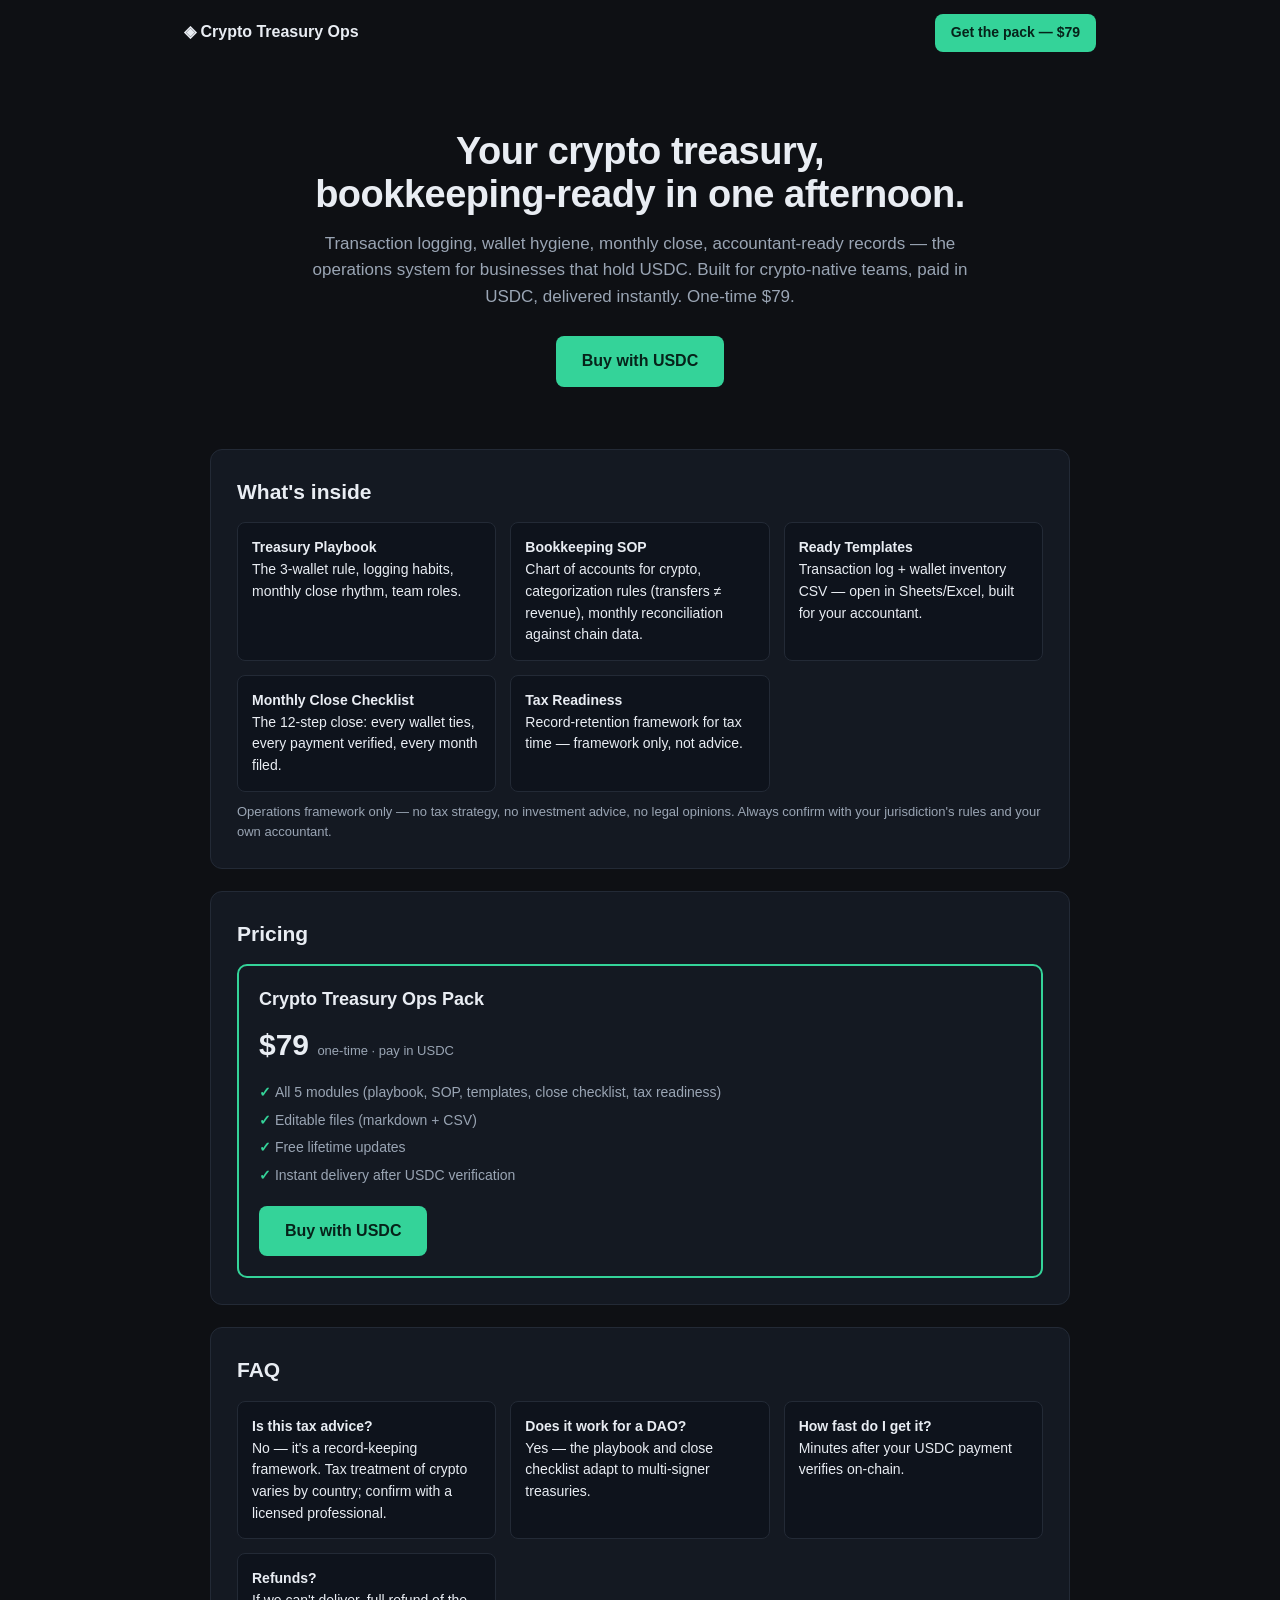
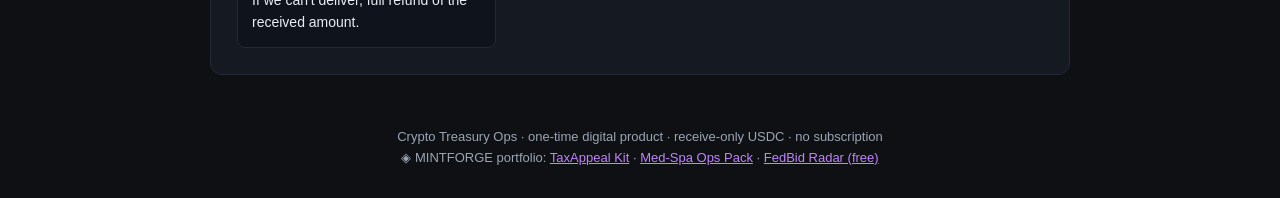
<file: index.html>
<!DOCTYPE html>
<html lang="en">
<head>
<meta charset="UTF-8">
<meta property="og:title" content="Crypto Treasury Ops — Treasury & Bookkeeping SOP Pack">
<meta property="og:type" content="website">
<meta property="og:description" content="Pay by USDC (ERC-20) to a receive-only address. Instant delivery after on-chain verification.">
<meta name="viewport" content="width=device-width, initial-scale=1.0">
<title>Crypto Treasury Ops — Bookkeeping & Treasury SOP Pack (USDC-native)</title>
<meta name="description" content="The record-keeping and treasury operations framework for crypto businesses, DAOs and founders holding USDC: playbook, bookkeeping SOP, templates, monthly close, tax readiness. $79 one-time, pay in USDC.">
<link rel="stylesheet" href="style.css">
</head>
<body>
<header class="nav">
  <span class="brand">◈ Crypto Treasury Ops</span>
  <a class="cta small" href="#pricing">Get the pack — $79</a>
</header>

<section class="hero">
  <h1>Your crypto treasury,<br>bookkeeping-ready in one afternoon.</h1>
  <p class="sub">Transaction logging, wallet hygiene, monthly close, accountant-ready records — the operations system for businesses that hold USDC. Built for crypto-native teams, paid in USDC, delivered instantly. One-time $79.</p>
  <div class="hero-cta"><a class="cta" href="#pricing">Buy with USDC</a></div>
</section>

<section class="panel">
  <h2>What's inside</h2>
  <div class="grid">
    <div><b>Treasury Playbook</b><br>The 3-wallet rule, logging habits, monthly close rhythm, team roles.</div>
    <div><b>Bookkeeping SOP</b><br>Chart of accounts for crypto, categorization rules (transfers ≠ revenue), monthly reconciliation against chain data.</div>
    <div><b>Ready Templates</b><br>Transaction log + wallet inventory CSV — open in Sheets/Excel, built for your accountant.</div>
    <div><b>Monthly Close Checklist</b><br>The 12-step close: every wallet ties, every payment verified, every month filed.</div>
    <div><b>Tax Readiness</b><br>Record-retention framework for tax time — framework only, not advice.</div>
  </div>
  <p class="note">Operations framework only — no tax strategy, no investment advice, no legal opinions. Always confirm with your jurisdiction's rules and your own accountant.</p>
</section>

<section class="panel" id="pricing">
  <h2>Pricing</h2>
  <div class="tier featured">
    <h3>Crypto Treasury Ops Pack</h3>
    <div class="price">$79 <small>one-time · pay in USDC</small></div>
    <ul>
      <li>All 5 modules (playbook, SOP, templates, close checklist, tax readiness)</li>
      <li>Editable files (markdown + CSV)</li>
      <li>Free lifetime updates</li>
      <li>Instant delivery after USDC verification</li>
    </ul>
    <a class="cta" href="checkout.html">Buy with USDC</a>
  </div>
</section>

<section class="panel">
  <h2>FAQ</h2>
  <div class="grid">
    <div><b>Is this tax advice?</b><br>No — it's a record-keeping framework. Tax treatment of crypto varies by country; confirm with a licensed professional.</div>
    <div><b>Does it work for a DAO?</b><br>Yes — the playbook and close checklist adapt to multi-signer treasuries.</div>
    <div><b>How fast do I get it?</b><br>Minutes after your USDC payment verifies on-chain.</div>
    <div><b>Refunds?</b><br>If we can't deliver, full refund of the received amount.</div>
  </div>
</section>

<footer>
  <p class="fine">Crypto Treasury Ops · one-time digital product · receive-only USDC · no subscription</p>
  <p class="fine">◈ MINTFORGE portfolio: <a href="https://akakk2211.github.io/mintforge-taxappeal-kit/">TaxAppeal Kit</a> · <a href="https://akakk2211.github.io/mintforge-medspa-ops/">Med-Spa Ops Pack</a> · <a href="https://akakk2211.github.io/mintforge-fedbid-radar/">FedBid Radar (free)</a></p>
</footer>
</body>
</html>
</file>
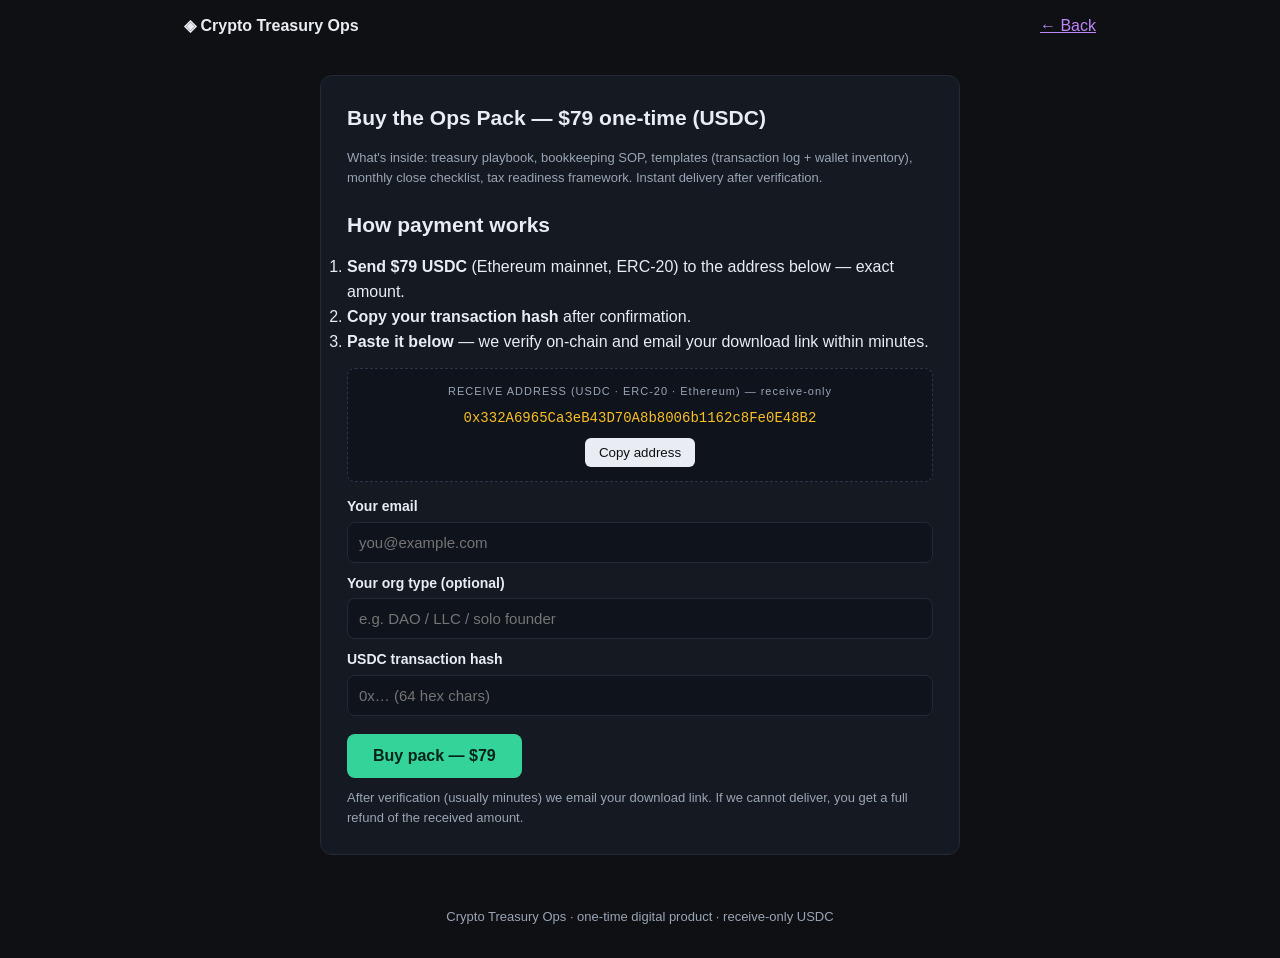
<file: checkout.html>
<!DOCTYPE html>
<html lang="en">
<head>
<meta charset="UTF-8">
<meta name="viewport" content="width=device-width, initial-scale=1.0">
<title>Buy the Crypto Treasury Ops Pack — $79 USDC</title>
<meta name="description" content="Buy the Crypto Treasury & Bookkeeping SOP Pack for $79 one-time, paid in USDC. Instant delivery after on-chain verification.">
<link rel="stylesheet" href="style.css">
</head>
<body>
<header class="nav"><span class="brand">◈ Crypto Treasury Ops</span><a href="index.html">← Back</a></header>

<section class="panel" style="max-width:640px">
  <h2>Buy the Ops Pack — $79 one-time (USDC)</h2>
  <p class="note">What's inside: treasury playbook, bookkeeping SOP, templates (transaction log + wallet inventory), monthly close checklist, tax readiness framework. Instant delivery after verification.</p>

  <h2 style="margin-top:20px">How payment works</h2>
  <ol>
    <li><b>Send $79 USDC</b> (Ethereum mainnet, ERC-20) to the address below — exact amount.</li>
    <li><b>Copy your transaction hash</b> after confirmation.</li>
    <li><b>Paste it below</b> — we verify on-chain and email your download link within minutes.</li>
  </ol>
  <div class="addrbox" style="background:#0e131c;border:1px dashed #2c3545;border-radius:8px;padding:14px;text-align:center;margin:14px 0">
    <div style="font-size:11px;letter-spacing:1px;color:#9aa5b4">RECEIVE ADDRESS (USDC · ERC-20 · Ethereum) — receive-only</div>
    <code id="addr" style="display:block;font-size:14px;word-break:break-all;margin:8px 0;color:#fbbf24">0x332A6965Ca3eB43D70A8b8006b1162c8Fe0E48B2</code>
    <button id="copyBtn" style="background:#e9edf3;color:#0e1014;border:none;padding:7px 14px;border-radius:6px;cursor:pointer">Copy address</button>
  </div>

  <form id="orderForm">
    <label style="display:block;margin:10px 0 4px;font-weight:600;font-size:14px">Your email <input type="email" id="fEmail" required placeholder="you@example.com" style="width:100%;padding:11px;border:1px solid #232a36;border-radius:8px;font-size:15px;margin-top:4px;background:#0e131c;color:#e9edf3"></label>
    <label style="display:block;margin:10px 0 4px;font-weight:600;font-size:14px">Your org type (optional) <input type="text" id="fOrg" placeholder="e.g. DAO / LLC / solo founder" style="width:100%;padding:11px;border:1px solid #232a36;border-radius:8px;font-size:15px;margin-top:4px;background:#0e131c;color:#e9edf3"></label>
    <label style="display:block;margin:10px 0 4px;font-weight:600;font-size:14px">USDC transaction hash <input type="text" id="fTx" required pattern="0x[0-9a-fA-F]{64}" placeholder="0x… (64 hex chars)" style="width:100%;padding:11px;border:1px solid #232a36;border-radius:8px;font-size:15px;margin-top:4px;background:#0e131c;color:#e9edf3"></label>
    <button type="submit" class="cta" style="margin-top:14px">Buy pack — $79</button>
    <p class="note">After verification (usually minutes) we email your download link. If we cannot deliver, you get a full refund of the received amount.</p>
  </form>
  <div id="orderResult"></div>
</section>

<footer><p class="fine">Crypto Treasury Ops · one-time digital product · receive-only USDC</p></footer>
<script>
const ADDR = '0x332A6965Ca3eB43D70A8b8006b1162c8Fe0E48B2';
// Fulfillment contact — set once the operator provides a real inbox (HUMAN ACTION HA-007)
const FULFILLMENT_EMAIL = 'fulfillment@example.com';
document.getElementById('addr').textContent = ADDR;
document.getElementById('copyBtn').addEventListener('click', () => {
  navigator.clipboard.writeText(ADDR).then(() => { document.getElementById('copyBtn').textContent = 'Copied ✓'; setTimeout(() => document.getElementById('copyBtn').textContent = 'Copy address', 1500); });
});
document.getElementById('orderForm').addEventListener('submit', (ev) => {
  ev.preventDefault();
  const email = document.getElementById('fEmail').value.trim();
  const org = document.getElementById('fOrg').value.trim();
  const tx = document.getElementById('fTx').value.trim();
  if (!/^0x[0-9a-fA-F]{64}$/.test(tx)) { document.getElementById('orderResult').innerHTML = '<span style="color:#f87171">Transaction hash must be 0x + 64 hex chars.</span>'; return; }
  try {
    const k = 'cto_orders'; const arr = JSON.parse(localStorage.getItem(k) || '[]');
    arr.push({ product: 'Crypto Treasury Ops Pack', priceUsd: 79, email, org, tx, ts: new Date().toISOString() });
    localStorage.setItem(k, JSON.stringify(arr));
  } catch (e) {}
  const body = encodeURIComponent(`CRYPTO TREASURY OPS order\nEmail: ${email}\nOrg: ${org}\nTx: ${tx}\n\nVerify on-chain, email download link.`);
  document.getElementById('orderResult').innerHTML = `<span style="color:#34d399;font-weight:700">Order recorded ✓</span><br>
    <a href="mailto:${FULFILLMENT_EMAIL}?subject=${encodeURIComponent('Crypto Treasury Ops order ' + tx)}&body=${body}">Send the order + tx hash to the fulfillment contact </a><br>
    <small>We verify ${tx.slice(0, 10)}… on-chain and deliver to ${email}.</small>`;
});
</script>
</body>
</html>
</file>
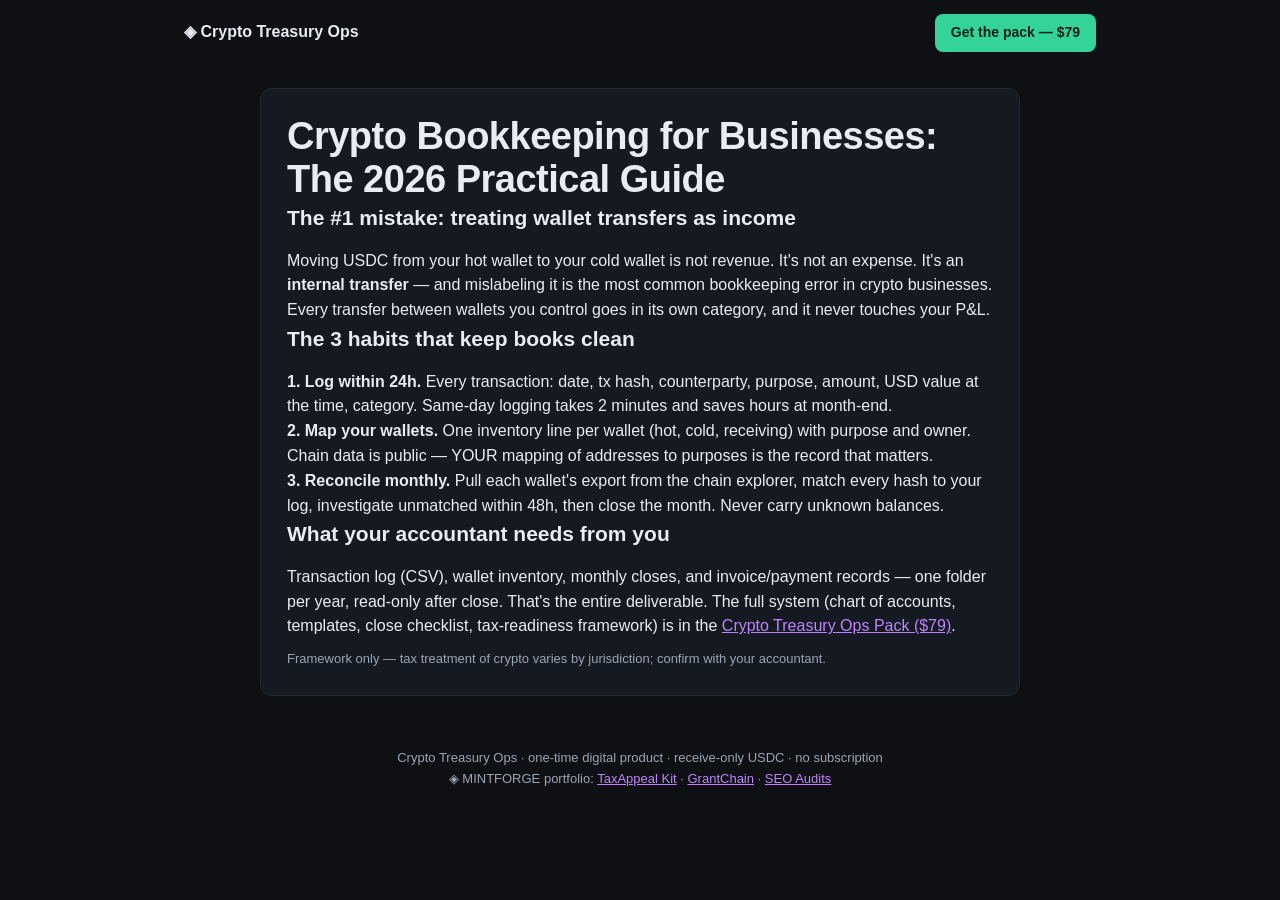
<file: guides/crypto-bookkeeping-for-businesses.html>
<!DOCTYPE html>
<html lang="en">
<head>
<meta charset="UTF-8">
<meta name="viewport" content="width=device-width, initial-scale=1.0">
<title>Crypto Bookkeeping for Businesses: The 2026 Practical Guide</title>
<meta name="description" content="How crypto businesses keep clean books: transaction logging within 24h, wallet mapping, internal transfers ≠ revenue, monthly reconciliation, accountant-ready records.">
<link rel="stylesheet" href="../style.css">
</head>
<body>
<header class="nav"><span class="brand">◈ Crypto Treasury Ops</span><a class="cta small" href="../checkout.html">Get the pack — $79</a></header>
<section class="panel" style="max-width:760px">
<h1>Crypto Bookkeeping for Businesses: The 2026 Practical Guide</h1>

<h2>The #1 mistake: treating wallet transfers as income</h2>
<p>Moving USDC from your hot wallet to your cold wallet is not revenue. It's not an expense. It's an <b>internal transfer</b> — and mislabeling it is the most common bookkeeping error in crypto businesses. Every transfer between wallets you control goes in its own category, and it never touches your P&amp;L.</p>
<h2>The 3 habits that keep books clean</h2>
<p><b>1. Log within 24h.</b> Every transaction: date, tx hash, counterparty, purpose, amount, USD value at the time, category. Same-day logging takes 2 minutes and saves hours at month-end.</p>
<p><b>2. Map your wallets.</b> One inventory line per wallet (hot, cold, receiving) with purpose and owner. Chain data is public — YOUR mapping of addresses to purposes is the record that matters.</p>
<p><b>3. Reconcile monthly.</b> Pull each wallet's export from the chain explorer, match every hash to your log, investigate unmatched within 48h, then close the month. Never carry unknown balances.</p>
<h2>What your accountant needs from you</h2>
<p>Transaction log (CSV), wallet inventory, monthly closes, and invoice/payment records — one folder per year, read-only after close. That's the entire deliverable. The full system (chart of accounts, templates, close checklist, tax-readiness framework) is in the <a href="../checkout.html">Crypto Treasury Ops Pack ($79)</a>.</p>
<p class="note">Framework only — tax treatment of crypto varies by jurisdiction; confirm with your accountant.</p>
</section>
<footer>
  <p class="fine">Crypto Treasury Ops · one-time digital product · receive-only USDC · no subscription</p>
  <p class="fine">◈ MINTFORGE portfolio: <a href="https://akakk2211.github.io/mintforge-taxappeal-kit/">TaxAppeal Kit</a> · <a href="https://akakk2211.github.io/mintforge-grantchain/">GrantChain</a> · <a href="https://akakk2211.github.io/mintforge-seo-audits/">SEO Audits</a></p>
</footer>
</body>
</html>
</file>
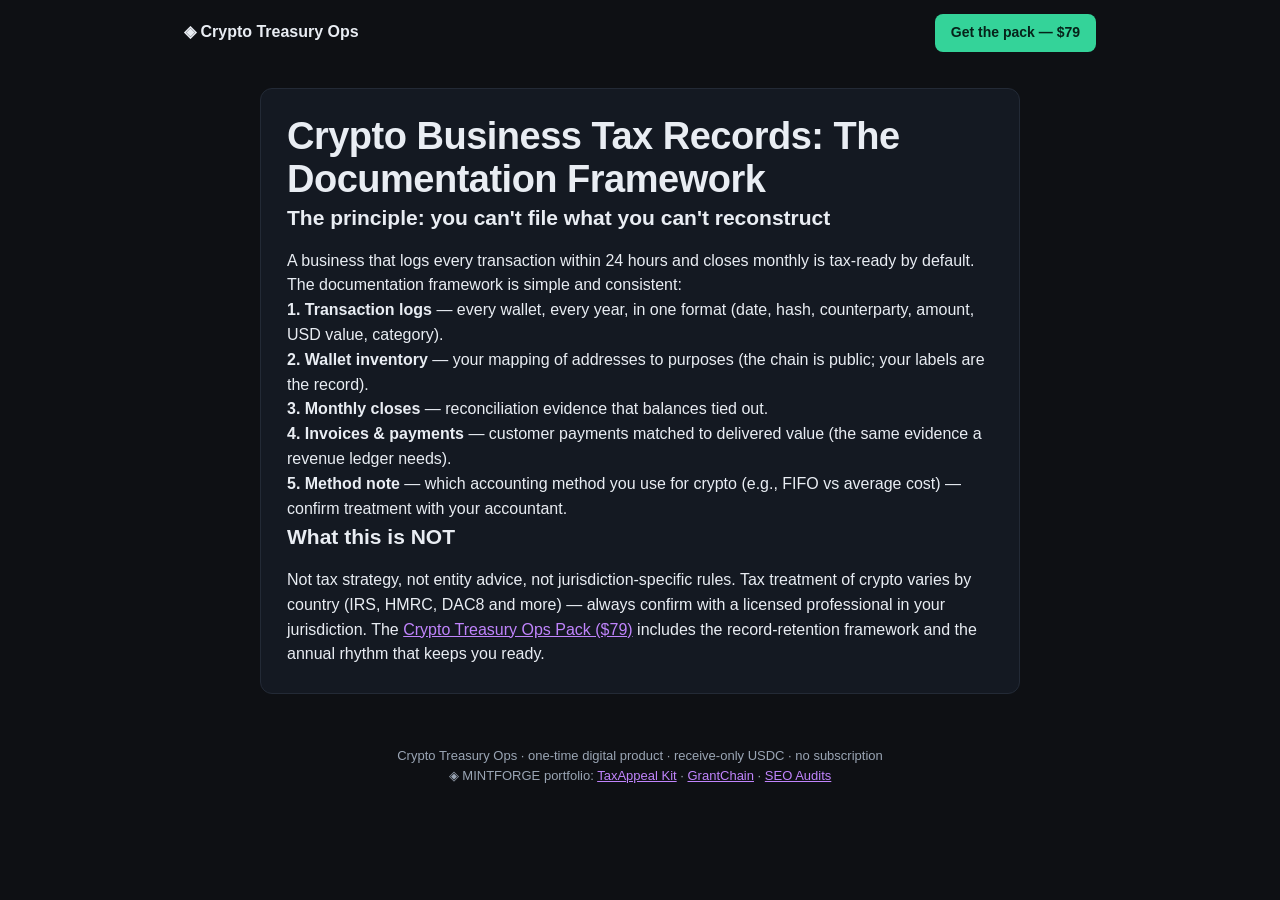
<file: guides/crypto-business-tax-records.html>
<!DOCTYPE html>
<html lang="en">
<head>
<meta charset="UTF-8">
<meta name="viewport" content="width=device-width, initial-scale=1.0">
<title>Crypto Business Tax Records: The Documentation Framework</title>
<meta name="description" content="What records a crypto business should keep for tax time: transaction logs, wallet mapping, monthly closes, accounting-method notes. Framework only — not tax advice.">
<link rel="stylesheet" href="../style.css">
</head>
<body>
<header class="nav"><span class="brand">◈ Crypto Treasury Ops</span><a class="cta small" href="../checkout.html">Get the pack — $79</a></header>
<section class="panel" style="max-width:760px">
<h1>Crypto Business Tax Records: The Documentation Framework</h1>

<h2>The principle: you can't file what you can't reconstruct</h2>
<p>A business that logs every transaction within 24 hours and closes monthly is tax-ready by default. The documentation framework is simple and consistent:</p>
<p><b>1. Transaction logs</b> — every wallet, every year, in one format (date, hash, counterparty, amount, USD value, category).</p>
<p><b>2. Wallet inventory</b> — your mapping of addresses to purposes (the chain is public; your labels are the record).</p>
<p><b>3. Monthly closes</b> — reconciliation evidence that balances tied out.</p>
<p><b>4. Invoices &amp; payments</b> — customer payments matched to delivered value (the same evidence a revenue ledger needs).</p>
<p><b>5. Method note</b> — which accounting method you use for crypto (e.g., FIFO vs average cost) — confirm treatment with your accountant.</p>
<h2>What this is NOT</h2>
<p>Not tax strategy, not entity advice, not jurisdiction-specific rules. Tax treatment of crypto varies by country (IRS, HMRC, DAC8 and more) — always confirm with a licensed professional in your jurisdiction. The <a href="../checkout.html">Crypto Treasury Ops Pack ($79)</a> includes the record-retention framework and the annual rhythm that keeps you ready.</p>
</section>
<footer>
  <p class="fine">Crypto Treasury Ops · one-time digital product · receive-only USDC · no subscription</p>
  <p class="fine">◈ MINTFORGE portfolio: <a href="https://akakk2211.github.io/mintforge-taxappeal-kit/">TaxAppeal Kit</a> · <a href="https://akakk2211.github.io/mintforge-grantchain/">GrantChain</a> · <a href="https://akakk2211.github.io/mintforge-seo-audits/">SEO Audits</a></p>
</footer>
</body>
</html>
</file>
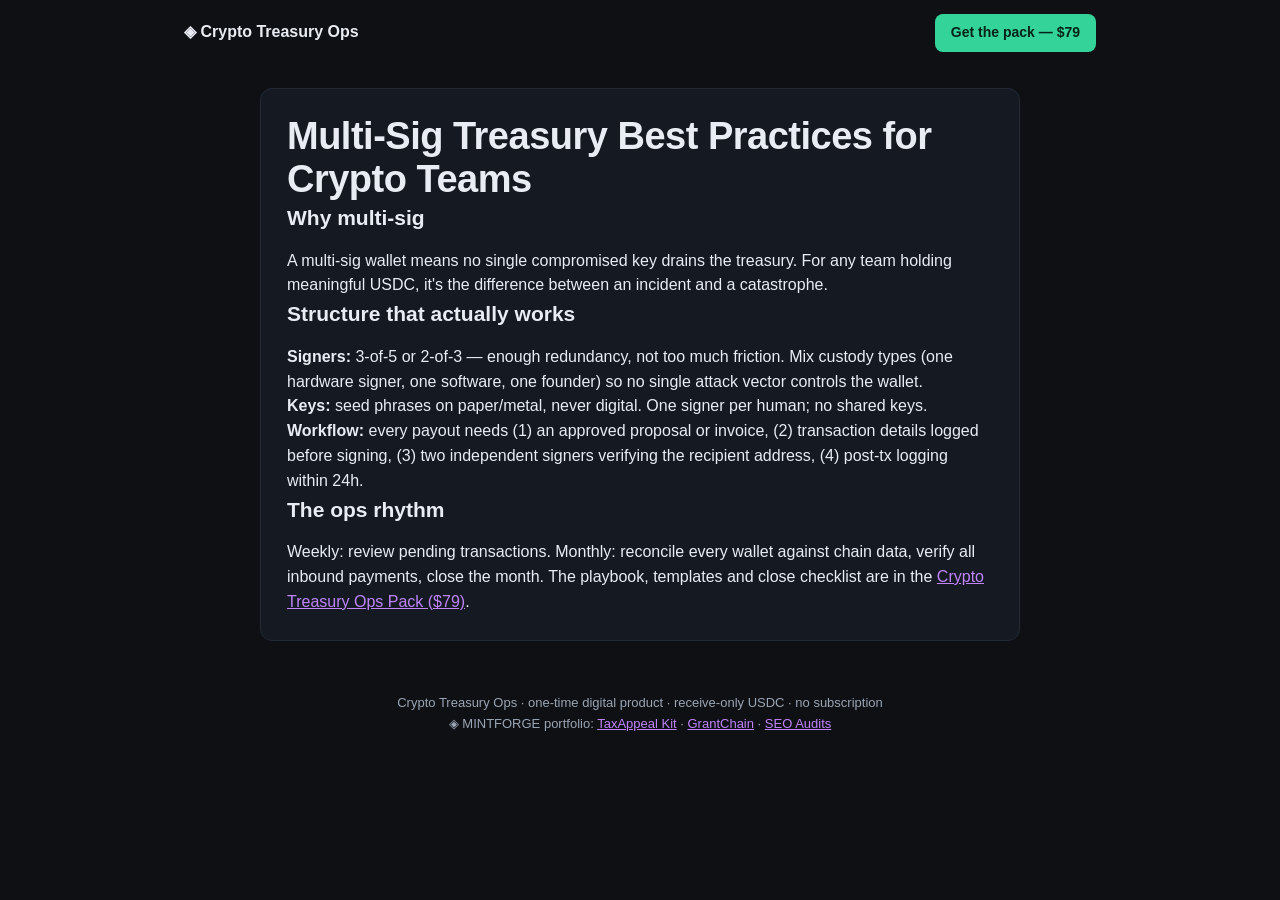
<file: guides/multisig-treasury-best-practices.html>
<!DOCTYPE html>
<html lang="en">
<head>
<meta charset="UTF-8">
<meta name="viewport" content="width=device-width, initial-scale=1.0">
<title>Multi-Sig Treasury Best Practices for Crypto Teams</title>
<meta name="description" content="Multi-sig treasury operations for DAOs and crypto teams: signer structure, key custody, transaction workflows, monthly reconciliation, and the ops checklist.">
<link rel="stylesheet" href="../style.css">
</head>
<body>
<header class="nav"><span class="brand">◈ Crypto Treasury Ops</span><a class="cta small" href="../checkout.html">Get the pack — $79</a></header>
<section class="panel" style="max-width:760px">
<h1>Multi-Sig Treasury Best Practices for Crypto Teams</h1>

<h2>Why multi-sig</h2>
<p>A multi-sig wallet means no single compromised key drains the treasury. For any team holding meaningful USDC, it's the difference between an incident and a catastrophe.</p>
<h2>Structure that actually works</h2>
<p><b>Signers:</b> 3-of-5 or 2-of-3 — enough redundancy, not too much friction. Mix custody types (one hardware signer, one software, one founder) so no single attack vector controls the wallet.</p>
<p><b>Keys:</b> seed phrases on paper/metal, never digital. One signer per human; no shared keys.</p>
<p><b>Workflow:</b> every payout needs (1) an approved proposal or invoice, (2) transaction details logged before signing, (3) two independent signers verifying the recipient address, (4) post-tx logging within 24h.</p>
<h2>The ops rhythm</h2>
<p>Weekly: review pending transactions. Monthly: reconcile every wallet against chain data, verify all inbound payments, close the month. The playbook, templates and close checklist are in the <a href="../checkout.html">Crypto Treasury Ops Pack ($79)</a>.</p>
</section>
<footer>
  <p class="fine">Crypto Treasury Ops · one-time digital product · receive-only USDC · no subscription</p>
  <p class="fine">◈ MINTFORGE portfolio: <a href="https://akakk2211.github.io/mintforge-taxappeal-kit/">TaxAppeal Kit</a> · <a href="https://akakk2211.github.io/mintforge-grantchain/">GrantChain</a> · <a href="https://akakk2211.github.io/mintforge-seo-audits/">SEO Audits</a></p>
</footer>
</body>
</html>
</file>
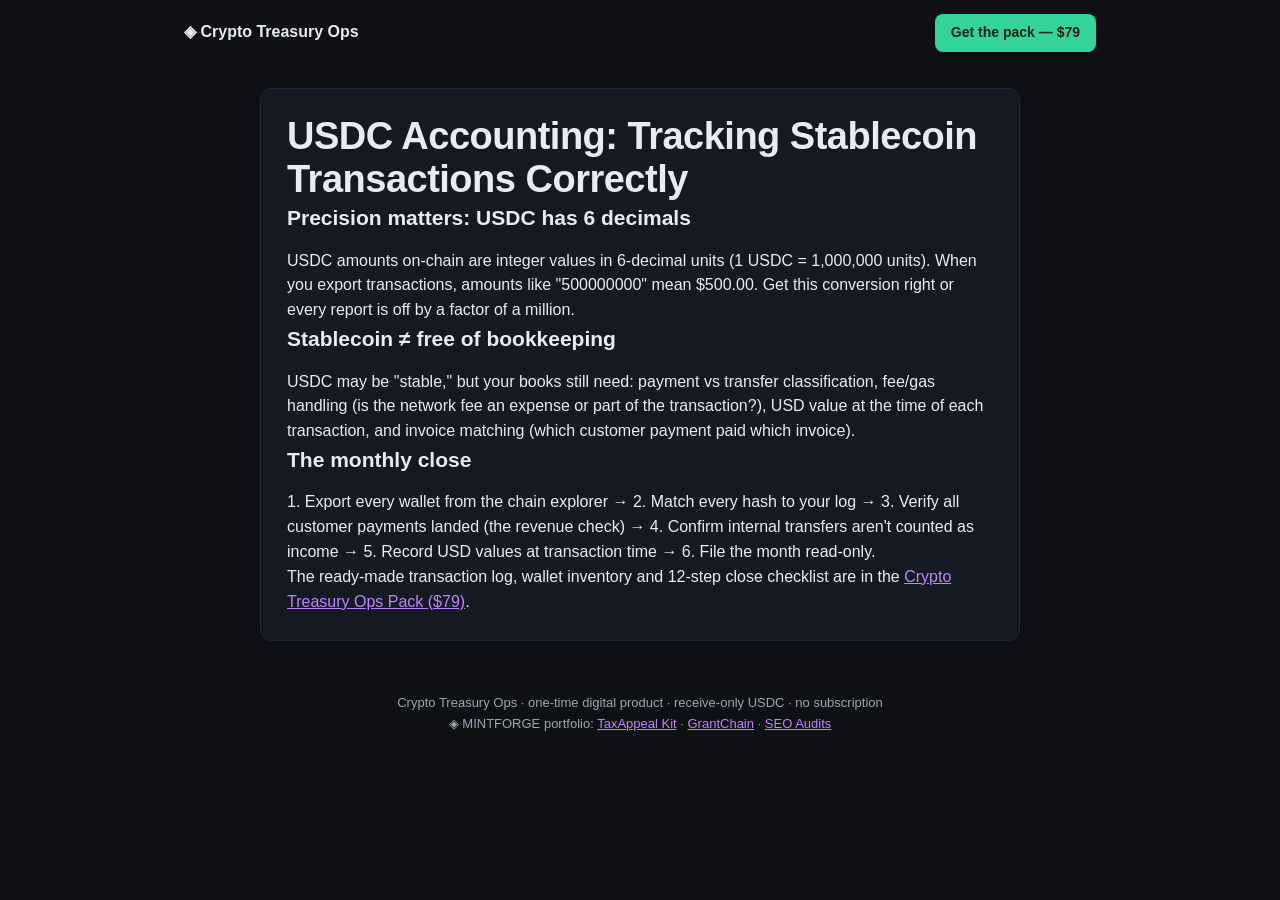
<file: guides/usdc-accounting-guide.html>
<!DOCTYPE html>
<html lang="en">
<head>
<meta charset="UTF-8">
<meta name="viewport" content="width=device-width, initial-scale=1.0">
<title>USDC Accounting: Tracking Stablecoin Transactions Correctly</title>
<meta name="description" content="A practical USDC accounting guide: 6-decimal precision, transfer vs payment, fee handling, USD value tracking, and the monthly close that keeps stablecoin books audit-ready.">
<link rel="stylesheet" href="../style.css">
</head>
<body>
<header class="nav"><span class="brand">◈ Crypto Treasury Ops</span><a class="cta small" href="../checkout.html">Get the pack — $79</a></header>
<section class="panel" style="max-width:760px">
<h1>USDC Accounting: Tracking Stablecoin Transactions Correctly</h1>

<h2>Precision matters: USDC has 6 decimals</h2>
<p>USDC amounts on-chain are integer values in 6-decimal units (1 USDC = 1,000,000 units). When you export transactions, amounts like "500000000" mean $500.00. Get this conversion right or every report is off by a factor of a million.</p>
<h2>Stablecoin ≠ free of bookkeeping</h2>
<p>USDC may be "stable," but your books still need: payment vs transfer classification, fee/gas handling (is the network fee an expense or part of the transaction?), USD value at the time of each transaction, and invoice matching (which customer payment paid which invoice).</p>
<h2>The monthly close</h2>
<p>1. Export every wallet from the chain explorer → 2. Match every hash to your log → 3. Verify all customer payments landed (the revenue check) → 4. Confirm internal transfers aren't counted as income → 5. Record USD values at transaction time → 6. File the month read-only.</p>
<p>The ready-made transaction log, wallet inventory and 12-step close checklist are in the <a href="../checkout.html">Crypto Treasury Ops Pack ($79)</a>.</p>
</section>
<footer>
  <p class="fine">Crypto Treasury Ops · one-time digital product · receive-only USDC · no subscription</p>
  <p class="fine">◈ MINTFORGE portfolio: <a href="https://akakk2211.github.io/mintforge-taxappeal-kit/">TaxAppeal Kit</a> · <a href="https://akakk2211.github.io/mintforge-grantchain/">GrantChain</a> · <a href="https://akakk2211.github.io/mintforge-seo-audits/">SEO Audits</a></p>
</footer>
</body>
</html>
</file>
<file: style.css>
:root {
  --bg:#0e1014; --ink:#e9edf3; --muted:#9aa5b4; --brand:#c084fc; --brand2:#34d399;
  --line:#232a36; --panel:#141922; --gold:#fbbf24;
}
* { box-sizing:border-box; margin:0; padding:0; }
body { background:var(--bg); color:var(--ink); font-family:-apple-system,'Segoe UI',Roboto,sans-serif; line-height:1.55; }
a { color:var(--brand); }
.nav { display:flex; justify-content:space-between; align-items:center; padding:14px 24px; max-width:960px; margin:0 auto; }
.brand { font-weight:800; }
.cta { background:var(--brand2); color:#06231a; text-decoration:none; padding:13px 26px; border-radius:8px; font-weight:700; display:inline-block; border:none; cursor:pointer; font-size:16px; }
.cta.small { padding:8px 16px; font-size:14px; }
.hero { text-align:center; padding:64px 24px 40px; max-width:760px; margin:0 auto; }
h1 { font-size:38px; line-height:1.15; letter-spacing:-.5px; }
.sub { color:var(--muted); font-size:17px; margin-top:14px; }
.hero-cta { margin-top:26px; }
.panel { background:var(--panel); border:1px solid var(--line); border-radius:12px; padding:26px; max-width:860px; margin:22px auto; }
h2 { font-size:21px; margin-bottom:14px; }
.note { color:var(--muted); font-size:13px; margin-top:10px; }
.grid { display:grid; grid-template-columns:repeat(auto-fit,minmax(220px,1fr)); gap:14px; }
.grid > div { background:#0e131c; border:1px solid var(--line); border-radius:8px; padding:14px; font-size:14px; }
.tier { border:2px solid var(--brand2); border-radius:10px; padding:20px; }
.tier h3 { font-size:18px; }
.tier .price { font-size:30px; font-weight:800; margin:8px 0; }
.tier .price small { font-size:13px; color:var(--muted); font-weight:400; }
.tier ul { list-style:none; font-size:14px; color:var(--muted); margin:10px 0 16px; }
.tier ul li { padding:3px 0; }
.tier ul li::before { content:'✓ '; color:var(--brand2); font-weight:700; }
footer { text-align:center; color:var(--muted); padding:30px 20px; font-size:13px; }
@media (max-width:640px){ h1{font-size:29px;} }
</file>
